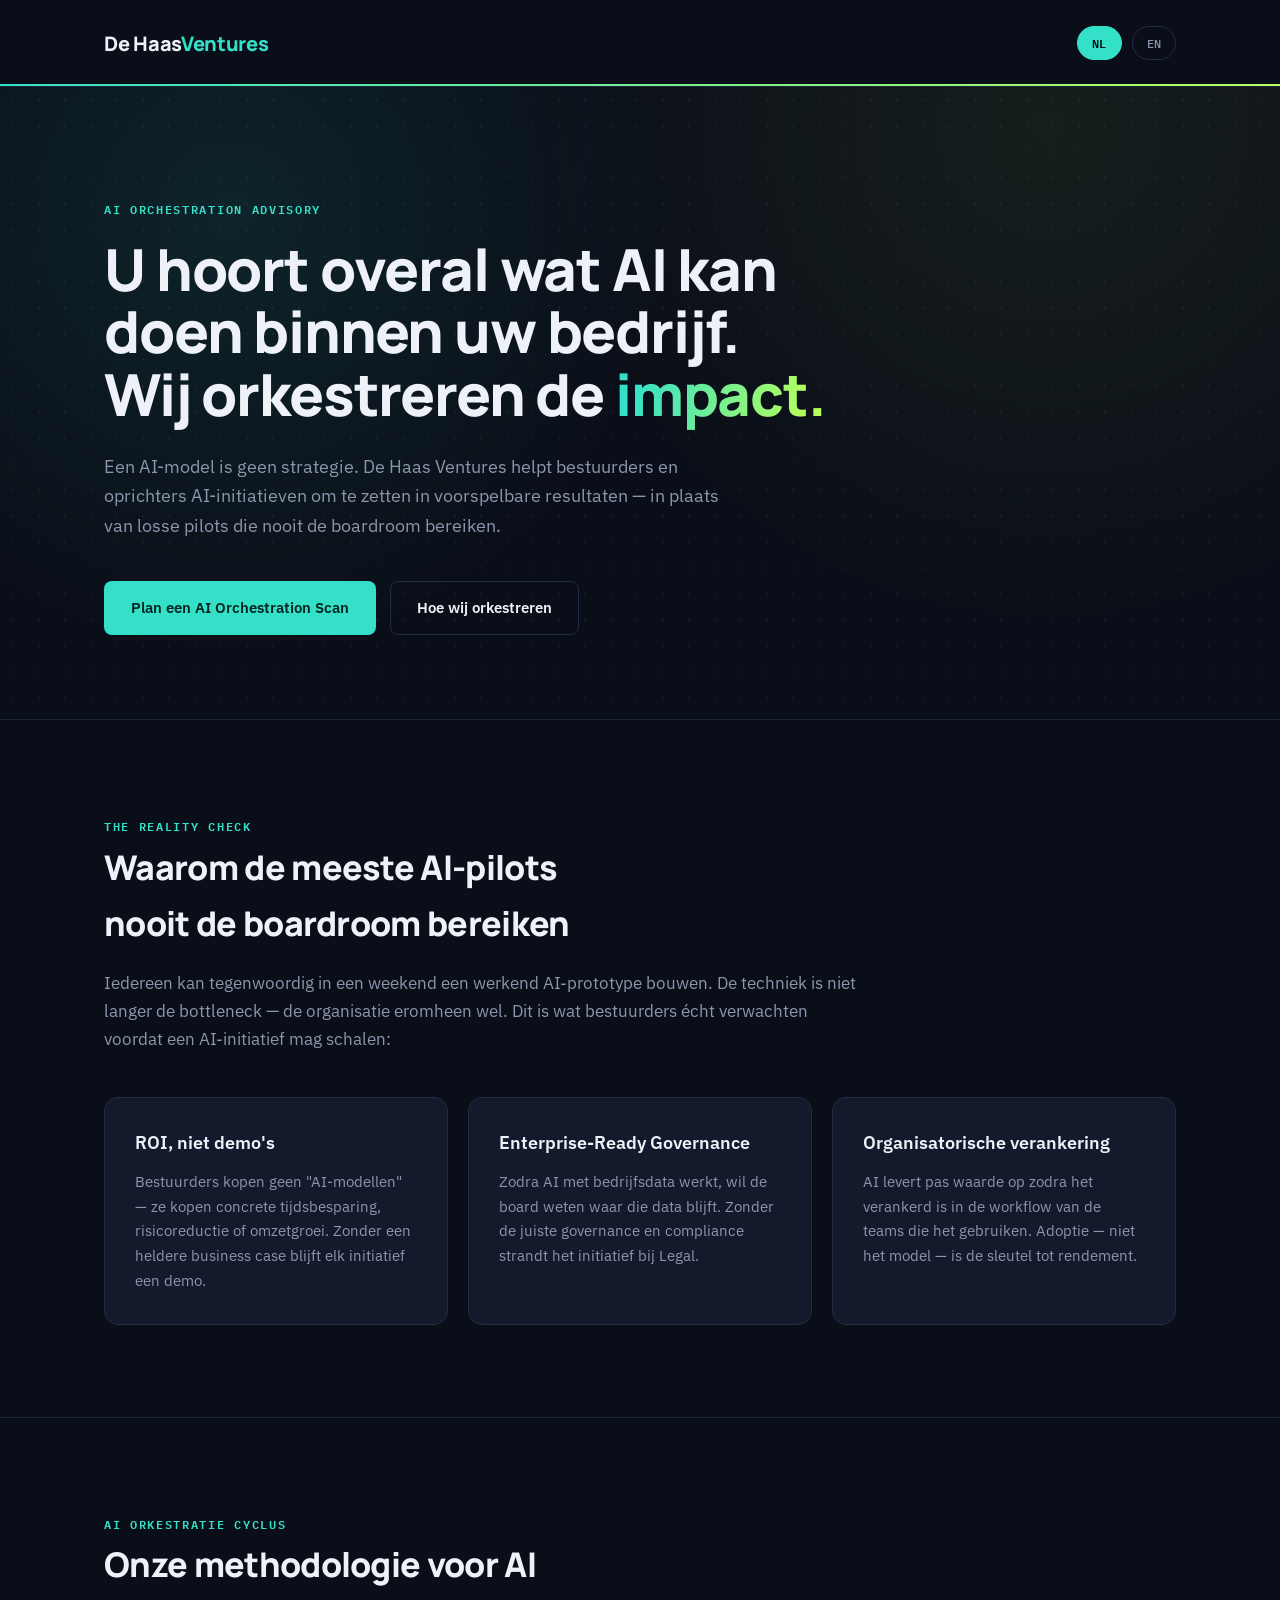
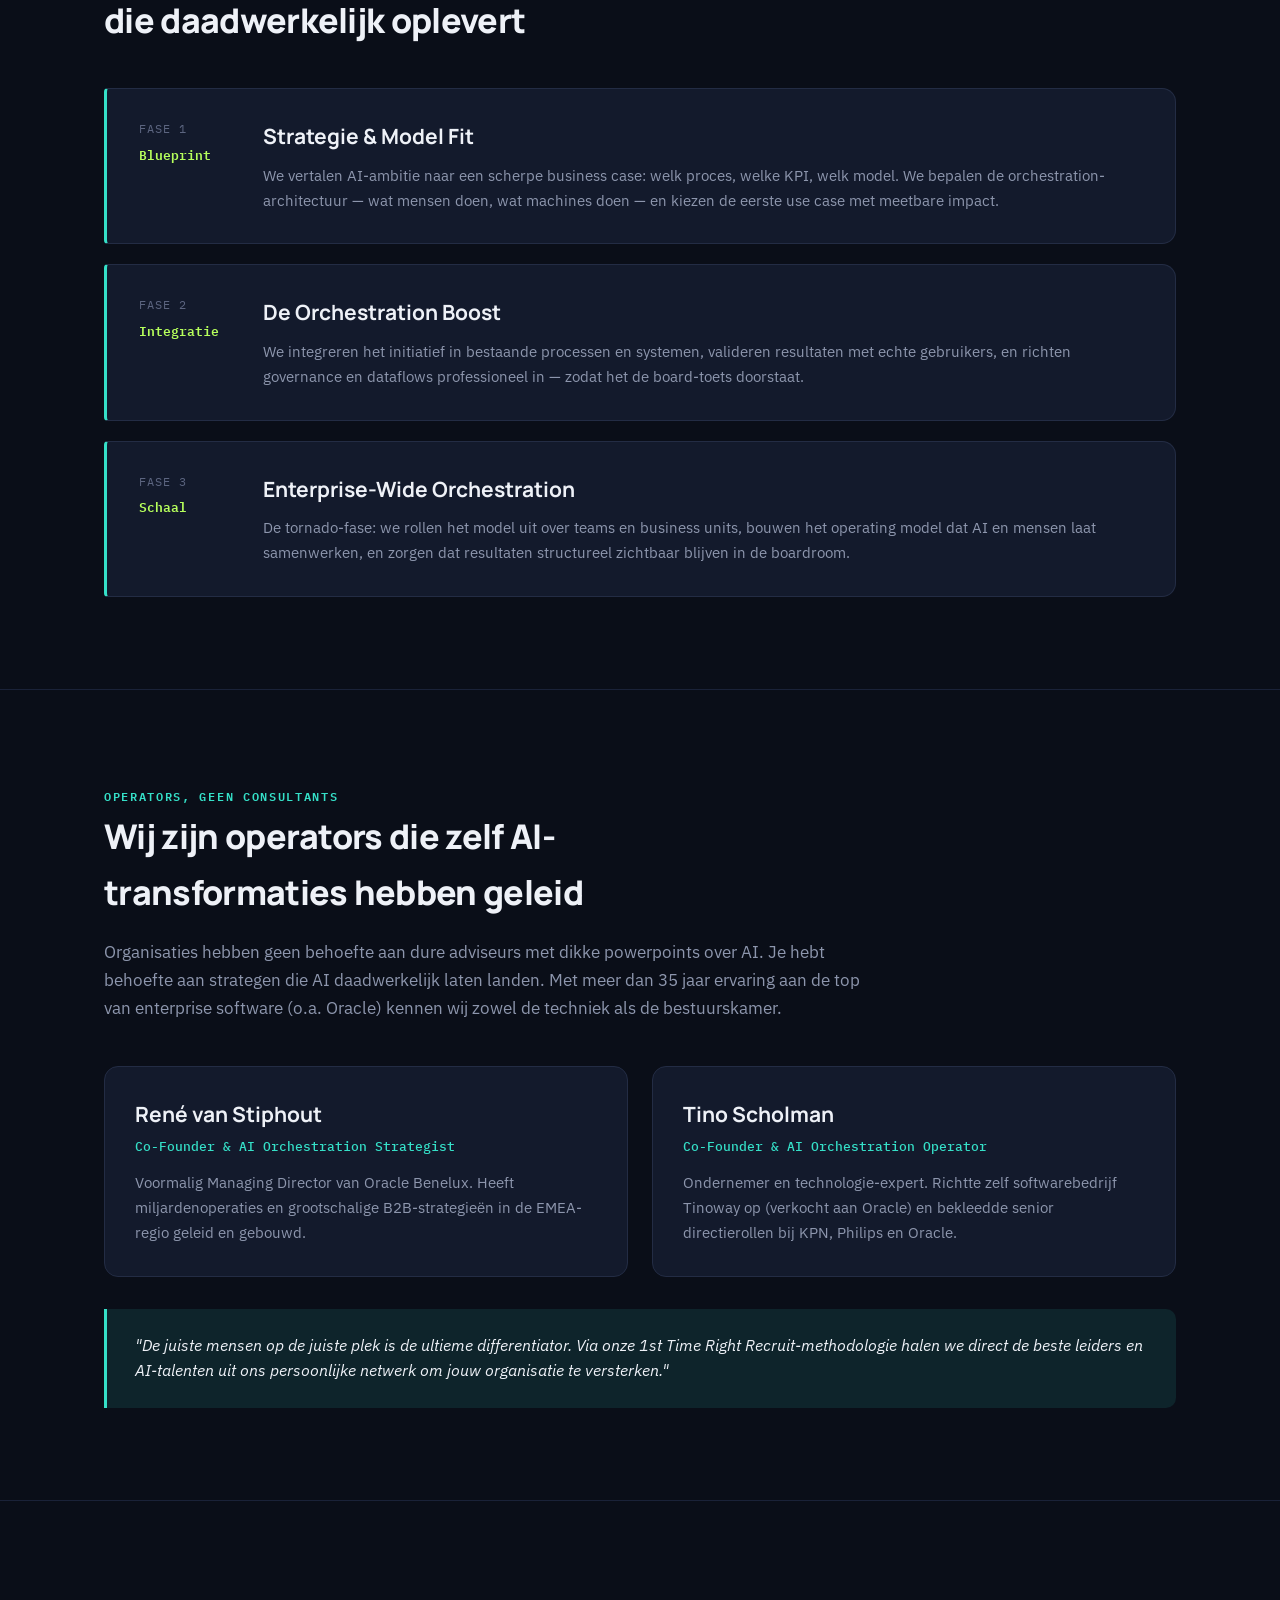
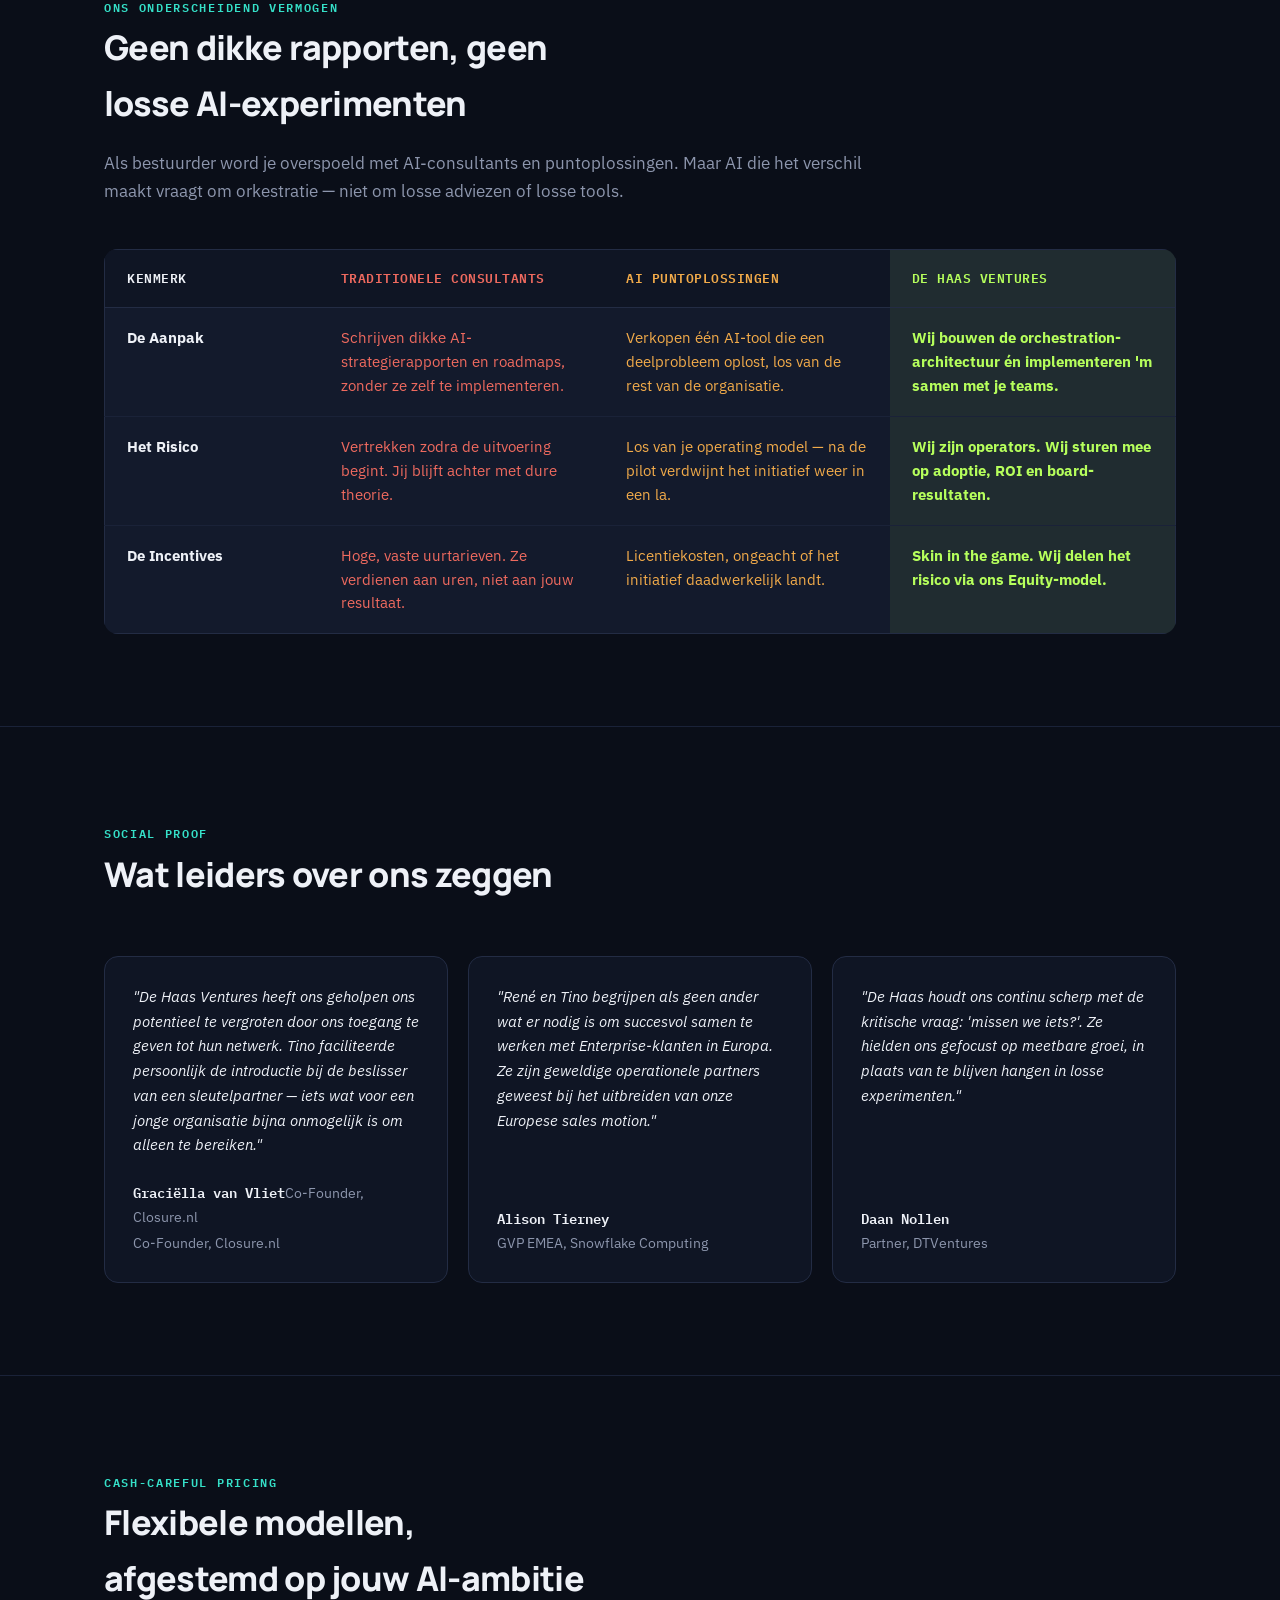
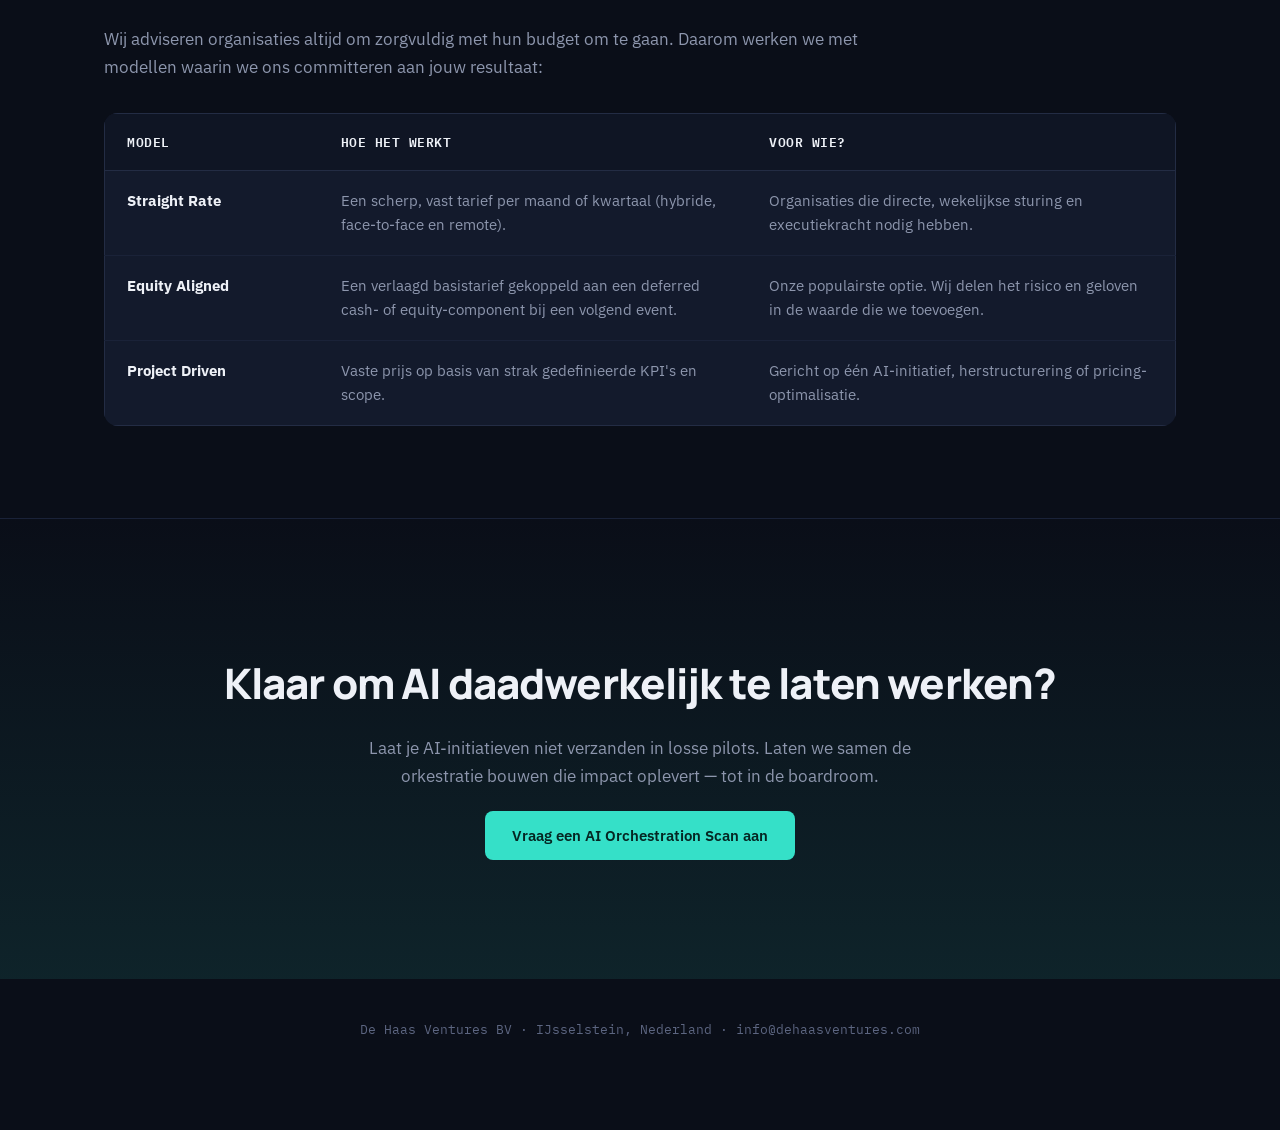
<file: index.html>
<!DOCTYPE html>
<html lang="nl">
<head>
<meta charset="UTF-8">
<meta name="viewport" content="width=device-width, initial-scale=1.0">
<title>De Haas Ventures | AI Orchestration Advisory for the Boardroom</title>
<meta name="description" content="De Haas Ventures helpt bestuurders en oprichters AI-initiatieven om te zetten in voorspelbare resultaten. Hands-on AI orchestration advisory — geen dikke rapporten, wel resultaat tot in de boardroom.">
<meta name="robots" content="index, follow">
<link rel="canonical" href="https://dehaasventures.com/">
<meta property="og:type" content="website">
<meta property="og:site_name" content="De Haas Ventures">
<meta property="og:title" content="De Haas Ventures | AI Orchestration Advisory">
<meta property="og:description" content="Hands-on AI orchestration advisory for boards and founders. We build the architecture and implement it with your teams — not another slide deck.">
<meta property="og:url" content="https://dehaasventures.com/">
<meta property="og:locale" content="nl_NL">
<meta property="og:locale:alternate" content="en_US">
<meta name="twitter:card" content="summary">
<meta name="twitter:title" content="De Haas Ventures | AI Orchestration Advisory">
<meta name="twitter:description" content="Hands-on AI orchestration advisory for boards and founders. We build the architecture and implement it with your teams — not another slide deck.">
<script type="application/ld+json">
{
  "@context": "https://schema.org",
  "@type": "ProfessionalService",
  "name": "De Haas Ventures",
  "alternateName": "De Haas Ventures BV",
  "description": "Hands-on AI orchestration advisory for boards and founders — strategy, implementation, and adoption, not just reports.",
  "url": "https://dehaasventures.com/",
  "email": "info@dehaasventures.com",
  "address": {
    "@type": "PostalAddress",
    "streetAddress": "",
    "addressLocality": "IJsselstein",
    "postalCode": "3401 NS",
    "addressCountry": "NL"
  },
  "areaServed": "Europe",
  "knowsAbout": ["AI Orchestration", "AI Strategy", "Enterprise AI Adoption", "Go-to-Market Advisory", "AI Agent Go-to-Market"],
  "founder": [
    { "@type": "Person", "name": "Tino Scholman" },
    { "@type": "Person", "name": "René van Stiphout" }
  ]
}
</script>
<link rel="preconnect" href="https://fonts.googleapis.com">
<link rel="preconnect" href="https://fonts.gstatic.com" crossorigin>
<link rel="stylesheet" href="https://fonts.googleapis.com/css2?family=Manrope:wght@700;800&family=IBM+Plex+Sans:wght@400;500;600&family=IBM+Plex+Mono:wght@500;600&display=swap">
<link rel="stylesheet" href="styles.css">

</head>
<body>
<header>
  <div class="container nav-container">
    <div class="logo">De Haas<span>Ventures</span></div>
    <div class="lang-switcher">
      <button class="lang-btn active" id="lang-nl-btn" onclick="setLanguage('nl')">NL</button>
      <button class="lang-btn" id="lang-en-btn" onclick="setLanguage('en')">EN</button>
    </div>
  </div>
</header>

<section class="hero">
  <div class="container">
    <span class="eyebrow">AI Orchestration Advisory</span>
    <h1 data-lang="nl">U hoort overal wat AI kan doen binnen uw bedrijf. <br>Wij orkestreren de <span>impact.</span></h1>
    <h1 data-lang="en">You hear remarks everywhere what AI can do for your business. <br>We orchestrate the <span>impact.</span></h1>

    <p class="lede" data-lang="nl">Een AI-model is geen strategie. De Haas Ventures helpt bestuurders en oprichters AI-initiatieven om te zetten in voorspelbare resultaten — in plaats van losse pilots die nooit de boardroom bereiken.</p>
    <p class="lede" data-lang="en">An AI model is not a strategy. De Haas Ventures helps executives and founders turn scattered AI initiatives into predictable results — not pilots that never reach the boardroom.</p>

    <div class="btn-group">
      <a href="#contact" class="btn btn-primary" data-lang="nl">Plan een AI Orchestration Scan</a>
      <a href="#contact" class="btn btn-primary" data-lang="en">Book an AI Orchestration Scan</a>
      <a href="orchestration.html?lang=nl" class="btn btn-secondary" data-lang="nl">Hoe wij orkestreren</a>
      <a href="orchestration.html?lang=en" class="btn btn-secondary" data-lang="en">How We Orchestrate</a>
    </div>
  </div>
</section>

<section id="probleem">
  <div class="container">
    <span class="eyebrow" data-lang="nl">The Reality Check</span>
    <span class="eyebrow" data-lang="en">The Reality Check</span>

    <h2 class="section-title" data-lang="nl">Waarom de meeste AI-pilots nooit de boardroom bereiken</h2>
    <h2 class="section-title" data-lang="en">Why Most AI Pilots Never Reach the Boardroom</h2>

    <p class="lede-muted" data-lang="nl">Iedereen kan tegenwoordig in een weekend een werkend AI-prototype bouwen. De techniek is niet langer de bottleneck — de organisatie eromheen wel. Dit is wat bestuurders écht verwachten voordat een AI-initiatief mag schalen:</p>
    <p class="lede-muted" data-lang="en">Anyone can build a working AI prototype in a weekend now. Technology is no longer the bottleneck — the organization around it is. Here's what boards actually expect before an AI initiative gets to scale:</p>

    <div class="grid-3">
      <div class="card">
        <h3 data-lang="nl">ROI, niet demo's</h3>
        <h3 data-lang="en">ROI, Not Demos</h3>
        <p data-lang="nl">Bestuurders kopen geen "AI-modellen" — ze kopen concrete tijdsbesparing, risicoreductie of omzetgroei. Zonder een heldere business case blijft elk initiatief een demo.</p>
        <p data-lang="en">Boards don't buy "AI models" — they buy concrete time savings, risk reduction, or revenue growth. Without a clear business case, every initiative stays a demo.</p>
      </div>
      <div class="card">
        <h3 data-lang="nl">Enterprise-Ready Governance</h3>
        <h3 data-lang="en">Enterprise-Ready Governance</h3>
        <p data-lang="nl">Zodra AI met bedrijfsdata werkt, wil de board weten waar die data blijft. Zonder de juiste governance en compliance strandt het initiatief bij Legal.</p>
        <p data-lang="en">The moment AI touches company data, the board wants to know where it goes. Without proper governance and compliance, the initiative dies in Legal.</p>
      </div>
      <div class="card">
        <h3 data-lang="nl">Organisatorische verankering</h3>
        <h3 data-lang="en">Organizational Integration</h3>
        <p data-lang="nl">AI levert pas waarde op zodra het verankerd is in de workflow van de teams die het gebruiken. Adoptie — niet het model — is de sleutel tot rendement.</p>
        <p data-lang="en">AI only creates value once it's embedded in the daily workflow of the teams who use it. Adoption — not the model — is the key to return.</p>
      </div>
    </div>
  </div>
</section>

<section id="werkwijze">
  <div class="container">
    <span class="eyebrow" data-lang="nl">AI Orkestratie Cyclus</span>
    <span class="eyebrow" data-lang="en">AI Orchestration Life Cycle</span>

    <h2 class="section-title" data-lang="nl">Onze methodologie voor AI die daadwerkelijk oplevert</h2>
    <h2 class="section-title" data-lang="en">Our Methodology for AI That Actually Delivers</h2>

    <div class="steps">
      <div class="step-item">
        <div>
          <div class="step-phase" data-lang="nl">Fase 1</div>
          <div class="step-phase" data-lang="en">Phase 1</div>
          <div class="step-number" data-lang="nl">Blueprint</div>
          <div class="step-number" data-lang="en">Blueprint</div>
        </div>
        <div>
          <h3 data-lang="nl">Strategie & Model Fit</h3>
          <h3 data-lang="en">Strategy & Model Fit</h3>
          <p data-lang="nl">We vertalen AI-ambitie naar een scherpe business case: welk proces, welke KPI, welk model. We bepalen de orchestration-architectuur — wat mensen doen, wat machines doen — en kiezen de eerste use case met meetbare impact.</p>
          <p data-lang="en">We translate AI ambition into a sharp business case: which process, which KPI, which model. We define the orchestration architecture — what's done by people, what's done by machines — and pick the first use case with measurable impact.</p>
        </div>
      </div>
      <div class="step-item">
        <div>
          <div class="step-phase" data-lang="nl">Fase 2</div>
          <div class="step-phase" data-lang="en">Phase 2</div>
          <div class="step-number" data-lang="nl">Integratie</div>
          <div class="step-number" data-lang="en">Integration</div>
        </div>
        <div>
          <h3 data-lang="nl">De Orchestration Boost</h3>
          <h3 data-lang="en">The Orchestration Boost</h3>
          <p data-lang="nl">We integreren het initiatief in bestaande processen en systemen, valideren resultaten met echte gebruikers, en richten governance en dataflows professioneel in — zodat het de board-toets doorstaat.</p>
          <p data-lang="en">We integrate the initiative into existing processes and systems, validate results with real users, and put governance and data flows on a professional footing — so it survives board scrutiny.</p>
        </div>
      </div>
      <div class="step-item">
        <div>
          <div class="step-phase" data-lang="nl">Fase 3</div>
          <div class="step-phase" data-lang="en">Phase 3</div>
          <div class="step-number" data-lang="nl">Schaal</div>
          <div class="step-number" data-lang="en">Scale</div>
        </div>
        <div>
          <h3 data-lang="nl">Enterprise-Wide Orchestration</h3>
          <h3 data-lang="en">Enterprise-Wide Orchestration</h3>
          <p data-lang="nl">De tornado-fase: we rollen het model uit over teams en business units, bouwen het operating model dat AI en mensen laat samenwerken, en zorgen dat resultaten structureel zichtbaar blijven in de boardroom.</p>
          <p data-lang="en">The tornado phase: we roll the model out across teams and business units, build the operating model that lets AI and people work together, and keep results structurally visible in the boardroom.</p>
        </div>
      </div>
    </div>
  </div>
</section>

<section id="team">
  <div class="container">
    <span class="eyebrow" data-lang="nl">Operators, geen consultants</span>
    <span class="eyebrow" data-lang="en">Operators, Not Consultants</span>

    <h2 class="section-title" data-lang="nl">Wij zijn operators die zelf AI-transformaties hebben geleid</h2>
    <h2 class="section-title" data-lang="en">We Are Operators Who Have Led AI Transformations Ourselves</h2>

    <p class="lede-muted" data-lang="nl">Organisaties hebben geen behoefte aan dure adviseurs met dikke powerpoints over AI. Je hebt behoefte aan strategen die AI daadwerkelijk laten landen. Met meer dan 35 jaar ervaring aan de top van enterprise software (o.a. Oracle) kennen wij zowel de techniek als de bestuurskamer.</p>
    <p class="lede-muted" data-lang="en">Organizations don't need expensive advisors with heavy AI slide decks. You need executives who can actually land AI in the business. With over 35 years of combined experience at the top of enterprise software (including Oracle), we know both the technology and the boardroom.</p>

    <div class="team-grid">
      <div class="team-card">
        <h3>René van Stiphout</h3>
        <div class="team-role" data-lang="nl">Co-Founder & AI Orchestration Strategist</div>
        <div class="team-role" data-lang="en">Co-Founder & AI Orchestration Strategist</div>
        <p data-lang="nl">Voormalig Managing Director van Oracle Benelux. Heeft miljardenoperaties en grootschalige B2B-strategieën in de EMEA-regio geleid en gebouwd.</p>
        <p data-lang="en">Former Managing Director of Oracle Benelux. Led and scaled multi-billion dollar business units and large-scale B2B commercial strategies across the EMEA region.</p>
      </div>
      <div class="team-card">
        <h3>Tino Scholman</h3>
        <div class="team-role" data-lang="nl">Co-Founder & AI Orchestration Operator</div>
        <div class="team-role" data-lang="en">Co-Founder & AI Orchestration Operator</div>
        <p data-lang="nl">Ondernemer en technologie-expert. Richtte zelf softwarebedrijf Tinoway op (verkocht aan Oracle) en bekleedde senior directierollen bij KPN, Philips en Oracle.</p>
        <p data-lang="en">Entrepreneur and technology executive. Founded software company Tinoway (acquired by Oracle), and held senior executive roles at KPN, Philips, and Oracle.</p>
      </div>
    </div>

    <div class="quote-block" data-lang="nl">
      "De juiste mensen op de juiste plek is de ultieme differentiator. Via onze 1st Time Right Recruit-methodologie halen we direct de beste leiders en AI-talenten uit ons persoonlijke netwerk om jouw organisatie te versterken."
    </div>
    <div class="quote-block" data-lang="en">
      "Getting the right talent in place early is the ultimate differentiator. Through our 1st Time Right Recruit methodology, we bring top leaders and AI talent from our personal network to strengthen your organization."
    </div>
  </div>
</section>

<section id="waarom-wij">
  <div class="container">
    <span class="eyebrow" data-lang="nl">Ons Onderscheidend Vermogen</span>
    <span class="eyebrow" data-lang="en">Our Unfair Advantage</span>

    <h2 class="section-title" data-lang="nl">Geen dikke rapporten, geen losse AI-experimenten</h2>
    <h2 class="section-title" data-lang="en">No Fluffy Slide Decks. No Disconnected AI Experiments.</h2>

    <p class="lede-muted" data-lang="nl">Als bestuurder word je overspoeld met AI-consultants en puntoplossingen. Maar AI die het verschil maakt vraagt om orkestratie — niet om losse adviezen of losse tools.</p>
    <p class="lede-muted" data-lang="en">As an executive, you're bombarded by AI consultants and point solutions. But AI that moves the needle requires orchestration — not disconnected advice or disconnected tools.</p>

    <div class="table-container">
      <table class="comparison-table">
        <thead>
          <tr>
            <th><span data-lang="nl">Kenmerk</span><span data-lang="en">Feature</span></th>
            <th class="col-consultants"><span data-lang="nl">Traditionele Consultants</span><span data-lang="en">Traditional Consultants</span></th>
            <th class="col-pointsolutions"><span data-lang="nl">AI Puntoplossingen</span><span data-lang="en">AI Point Solutions</span></th>
            <th class="col-dehaas">De Haas Ventures</th>
          </tr>
        </thead>
        <tbody>
          <tr>
            <td><strong data-lang="nl">De Aanpak</strong><strong data-lang="en">The Playbook</strong></td>
            <td class="col-consultants"><span data-lang="nl">Schrijven dikke AI-strategierapporten en roadmaps, zonder ze zelf te implementeren.</span><span data-lang="en">Draft abstract AI strategy reports and roadmaps — then leave implementation to you.</span></td>
            <td class="col-pointsolutions"><span data-lang="nl">Verkopen één AI-tool die een deelprobleem oplost, los van de rest van de organisatie.</span><span data-lang="en">Sell a single AI tool that solves one problem, disconnected from the rest of the organization.</span></td>
            <td class="col-dehaas"><strong data-lang="nl">Wij bouwen de orchestration-architectuur én implementeren 'm samen met je teams.</strong><strong data-lang="en">We design the orchestration architecture and implement it together with your teams.</strong></td>
          </tr>
          <tr>
            <td><strong data-lang="nl">Het Risico</strong><strong data-lang="en">The Risk</strong></td>
            <td class="col-consultants"><span data-lang="nl">Vertrekken zodra de uitvoering begint. Jij blijft achter met dure theorie.</span><span data-lang="en">They leave the moment execution begins. You're left with expensive theory.</span></td>
            <td class="col-pointsolutions"><span data-lang="nl">Los van je operating model — na de pilot verdwijnt het initiatief weer in een la.</span><span data-lang="en">Disconnected from your operating model — after the pilot, the initiative quietly dies.</span></td>
            <td class="col-dehaas"><strong data-lang="nl">Wij zijn operators. Wij sturen mee op adoptie, ROI en board-resultaten.</strong><strong data-lang="en">We are operators. We steer toward adoption, ROI, and boardroom results.</strong></td>
          </tr>
          <tr>
            <td><strong data-lang="nl">De Incentives</strong><strong data-lang="en">Alignment</strong></td>
            <td class="col-consultants"><span data-lang="nl">Hoge, vaste uurtarieven. Ze verdienen aan uren, niet aan jouw resultaat.</span><span data-lang="en">High, flat hourly fees. They profit from hours, not from your outcome.</span></td>
            <td class="col-pointsolutions"><span data-lang="nl">Licentiekosten, ongeacht of het initiatief daadwerkelijk landt.</span><span data-lang="en">License fees, regardless of whether the initiative actually lands.</span></td>
            <td class="col-dehaas"><strong data-lang="nl">Skin in the game. Wij delen het risico via ons Equity-model.</strong><strong data-lang="en">Skin in the game. We share the risk through our equity model.</strong></td>
          </tr>
        </tbody>
      </table>
    </div>
  </div>
</section>

<section id="testimonials">
  <div class="container">
    <span class="eyebrow" data-lang="nl">Social Proof</span>
    <span class="eyebrow" data-lang="en">Social Proof</span>
    <h2 class="section-title" data-lang="nl">Wat leiders over ons zeggen</h2>
    <h2 class="section-title" data-lang="en">What Leaders Say About Us</h2>
    <div style="height: 36px;"></div>
    <div class="testimonials-grid">
      <div class="testimonial-card">
        <p class="testimonial-text" data-lang="nl">"De Haas Ventures heeft ons geholpen ons potentieel te vergroten door ons toegang te geven tot hun netwerk. Tino faciliteerde persoonlijk de introductie bij de beslisser van een sleutelpartner — iets wat voor een jonge organisatie bijna onmogelijk is om alleen te bereiken."</p>
        <p class="testimonial-text" data-lang="en">"De Haas Ventures helped expand our horizon by providing unparalleled access to their senior network. Tino personally brokered connections with decision-makers at industry cornerstones — reach almost impossible to unlock alone."</p>
        <div class="testimonial-author">Graciëlla van Vliet<span data-lang="nl">Co-Founder, Closure.nl</span><span data-lang="en">Co-Founder, Closure.nl</span></div>
      </div>
      <div class="testimonial-card">
        <p class="testimonial-text" data-lang="nl">"René en Tino begrijpen als geen ander wat er nodig is om succesvol samen te werken met Enterprise-klanten in Europa. Ze zijn geweldige operationele partners geweest bij het uitbreiden van onze Europese sales motion."</p>
        <p class="testimonial-text" data-lang="en">"René and Tino intuitively understand what it takes to land and expand enterprise accounts across Europe. They have been fantastic operational partners as we structured our European enterprise motion."</p>
        <div class="testimonial-author">Alison Tierney<span>GVP EMEA, Snowflake Computing</span></div>
      </div>
      <div class="testimonial-card">
        <p class="testimonial-text" data-lang="nl">"De Haas houdt ons continu scherp met de kritische vraag: 'missen we iets?'. Ze hielden ons gefocust op meetbare groei, in plaats van te blijven hangen in losse experimenten."</p>
        <p class="testimonial-text" data-lang="en">"De Haas continuously serves as our gut-check, asking: 'are we missing something?'. They kept us strictly focused on measurable growth over distracting ad-hoc experiments."</p>
        <div class="testimonial-author">Daan Nollen<span>Partner, DTVentures</span></div>
      </div>
    </div>
  </div>
</section>

<section id="modellen">
  <div class="container">
    <span class="eyebrow" data-lang="nl">Cash-Careful Pricing</span>
    <span class="eyebrow" data-lang="en">Cash-Careful Pricing</span>

    <h2 class="section-title" data-lang="nl">Flexibele modellen, afgestemd op jouw AI-ambitie</h2>
    <h2 class="section-title" data-lang="en">Flexible Frameworks, Matched to Your AI Ambition</h2>

    <p class="lede-muted" style="margin-bottom: 0;" data-lang="nl">Wij adviseren organisaties altijd om zorgvuldig met hun budget om te gaan. Daarom werken we met modellen waarin we ons committeren aan jouw resultaat:</p>
    <p class="lede-muted" style="margin-bottom: 0;" data-lang="en">We consistently advise organizations to be deliberate with budget. That's why we structure our partnerships to align directly with your outcome:</p>

    <div class="table-container">
      <table class="pricing-table">
        <thead>
          <tr>
            <th><span data-lang="nl">Model</span><span data-lang="en">Framework</span></th>
            <th><span data-lang="nl">Hoe het werkt</span><span data-lang="en">Mechanics</span></th>
            <th><span data-lang="nl">Voor wie?</span><span data-lang="en">Best For</span></th>
          </tr>
        </thead>
        <tbody>
          <tr>
            <td><strong>Straight Rate</strong></td>
            <td><span data-lang="nl">Een scherp, vast tarief per maand of kwartaal (hybride, face-to-face en remote).</span><span data-lang="en">A competitive, predictable flat fee, structured monthly or quarterly (hybrid delivery).</span></td>
            <td><span data-lang="nl">Organisaties die directe, wekelijkse sturing en executiekracht nodig hebben.</span><span data-lang="en">Organizations that need high-cadence, hands-on steering and execution power.</span></td>
          </tr>
          <tr>
            <td><strong>Equity Aligned</strong></td>
            <td><span data-lang="nl">Een verlaagd basistarief gekoppeld aan een deferred cash- of equity-component bij een volgend event.</span><span data-lang="en">A reduced base retainer coupled with a deferred cash or equity component tied to a future event.</span></td>
            <td><span data-lang="nl">Onze populairste optie. Wij delen het risico en geloven in de waarde die we toevoegen.</span><span data-lang="en">Our most popular option. We share the risk and back the value we add.</span></td>
          </tr>
          <tr>
            <td><strong>Project Driven</strong></td>
            <td><span data-lang="nl">Vaste prijs op basis van strak gedefinieerde KPI's en scope.</span><span data-lang="en">A fixed price against tightly defined KPIs and scope.</span></td>
            <td><span data-lang="nl">Gericht op één AI-initiatief, herstructurering of pricing-optimalisatie.</span><span data-lang="en">Targeted AI initiatives, org restructuring, or pricing-model shifts.</span></td>
          </tr>
        </tbody>
      </table>
    </div>
  </div>
</section>

<section id="contact" class="cta-section">
  <div class="container">
    <h2 data-lang="nl">Klaar om AI daadwerkelijk te laten werken?</h2>
    <h2 data-lang="en">Ready to Make AI Actually Work?</h2>

    <p data-lang="nl">Laat je AI-initiatieven niet verzanden in losse pilots. Laten we samen de orkestratie bouwen die impact oplevert — tot in de boardroom.</p>
    <p data-lang="en">Don't let your AI initiatives stall as disconnected pilots. Let's build the orchestration that delivers impact — all the way to the boardroom.</p>

    <a href="mailto:info@dehaasventures.com" class="btn btn-primary" data-lang="nl">Vraag een AI Orchestration Scan aan</a>
    <a href="mailto:info@dehaasventures.com" class="btn btn-primary" data-lang="en">Request an AI Orchestration Scan</a>
  </div>
</section>

<footer>
  <div class="container">
    <div data-lang="nl">De Haas Ventures BV &middot; IJsselstein, Nederland &middot; info@dehaasventures.com</div>
    <div data-lang="en">De Haas Ventures BV &middot; IJsselstein, The Netherlands &middot; info@dehaasventures.com</div>
  </div>
</footer>

<script>
  function setLanguage(lang) {
    document.documentElement.setAttribute('lang', lang);
    document.getElementById('lang-nl-btn').classList.toggle('active', lang === 'nl');
    document.getElementById('lang-en-btn').classList.toggle('active', lang === 'en');
  }
  function getInitialLanguage() {
    const requested = new URLSearchParams(window.location.search).get('lang');
    return requested === 'en' ? 'en' : 'nl';
  }
  setLanguage(getInitialLanguage());
</script>

</body>
</html>
</file>
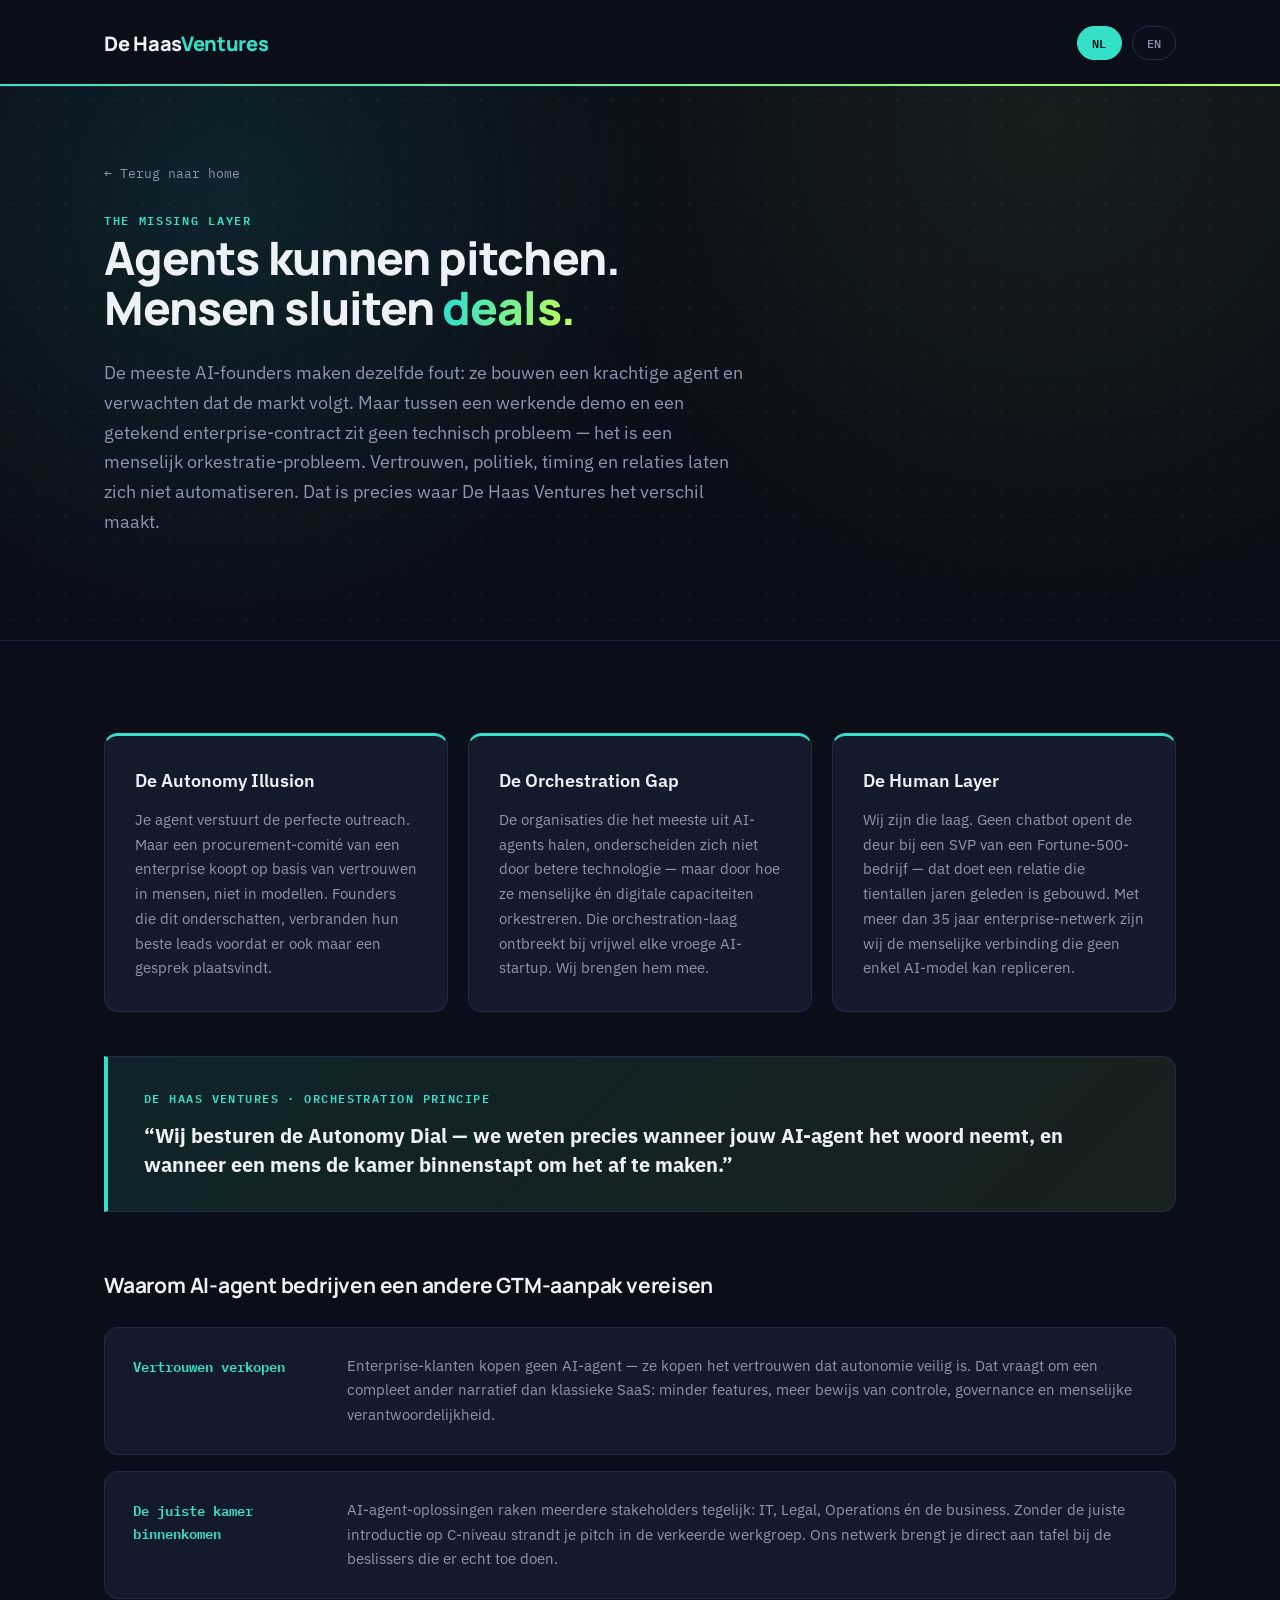
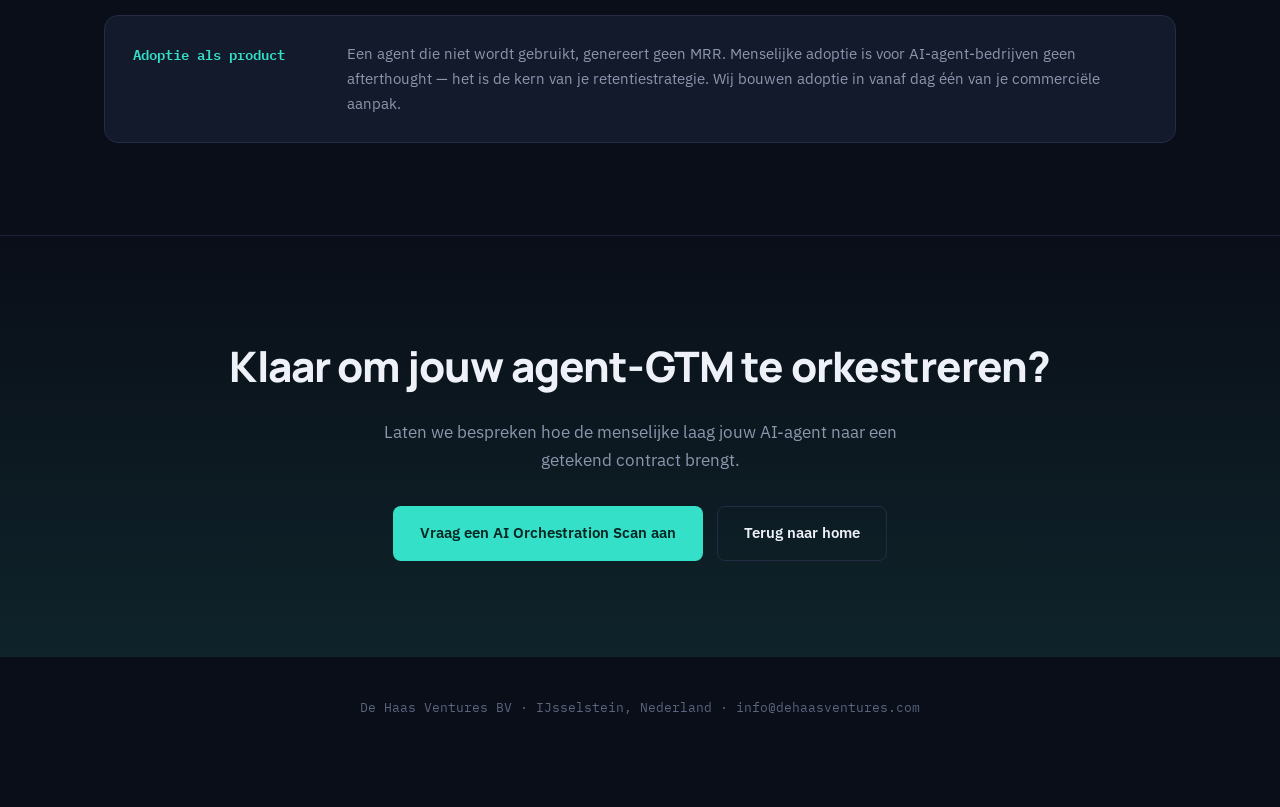
<file: orchestration.html>
<!DOCTYPE html>
<html lang="nl">
<head>
  <meta charset="UTF-8">
  <meta name="viewport" content="width=device-width, initial-scale=1.0">
  <title>Human-Agent Orchestration | De Haas Ventures</title>
  <meta name="description" content="Why AI agent companies need a different GTM playbook: selling trust, getting into the right room, and building adoption — the human orchestration layer De Haas Ventures brings.">
  <meta name="robots" content="index, follow">
  <link rel="canonical" href="https://dehaasventures.com/orchestration.html">
  <meta property="og:type" content="article">
  <meta property="og:site_name" content="De Haas Ventures">
  <meta property="og:title" content="Human-Agent Orchestration | De Haas Ventures">
  <meta property="og:description" content="Agents can pitch. Humans close deals. Why AI agent companies need a different GTM playbook.">
  <meta property="og:url" content="https://dehaasventures.com/orchestration.html">
  <meta name="twitter:card" content="summary">
  <meta name="twitter:title" content="Human-Agent Orchestration | De Haas Ventures">
  <meta name="twitter:description" content="Agents can pitch. Humans close deals. Why AI agent companies need a different GTM playbook.">
  <script type="application/ld+json">
  {
    "@context": "https://schema.org",
    "@type": "BreadcrumbList",
    "itemListElement": [
      { "@type": "ListItem", "position": 1, "name": "De Haas Ventures", "item": "https://dehaasventures.com/" },
      { "@type": "ListItem", "position": 2, "name": "Human-Agent Orchestration", "item": "https://dehaasventures.com/orchestration.html" }
    ]
  }
  </script>
  <link rel="preconnect" href="https://fonts.googleapis.com">
  <link rel="preconnect" href="https://fonts.gstatic.com" crossorigin>
  <link rel="stylesheet" href="https://fonts.googleapis.com/css2?family=Manrope:wght@700;800&family=IBM+Plex+Sans:wght@400;500;600&family=IBM+Plex+Mono:wght@500;600&display=swap">
  <link rel="stylesheet" href="styles.css">
</head>
<body>

<header>
  <div class="container nav-container">
    <a class="logo" href="index.html?lang=nl" data-lang="nl">De Haas<span>Ventures</span></a>
    <a class="logo" href="index.html?lang=en" data-lang="en">De Haas<span>Ventures</span></a>
    <div class="lang-switcher">
      <button class="lang-btn active" id="lang-nl-btn" onclick="setLanguage('nl')">NL</button>
      <button class="lang-btn" id="lang-en-btn" onclick="setLanguage('en')">EN</button>
    </div>
  </div>
</header>

<section class="hero hero--compact">
  <div class="container">
    <a class="back-link" href="index.html?lang=nl" data-lang="nl">&larr; Terug naar home</a>
    <a class="back-link" href="index.html?lang=en" data-lang="en">&larr; Back to home</a>

    <span class="eyebrow" data-lang="nl">The Missing Layer</span>
    <span class="eyebrow" data-lang="en">The Missing Layer</span>

    <h1 class="h1--page" data-lang="nl">Agents kunnen pitchen. <br>Mensen sluiten <span>deals.</span></h1>
    <h1 class="h1--page" data-lang="en">Agents Can Pitch. <br>Humans Close <span>Deals.</span></h1>

    <p class="lede" data-lang="nl">De meeste AI-founders maken dezelfde fout: ze bouwen een krachtige agent en verwachten dat de markt volgt. Maar tussen een werkende demo en een getekend enterprise-contract zit geen technisch probleem — het is een menselijk orkestratie-probleem. Vertrouwen, politiek, timing en relaties laten zich niet automatiseren. Dat is precies waar De Haas Ventures het verschil maakt.</p>
    <p class="lede" data-lang="en">Most AI founders make the same mistake: they build a powerful agent and expect the market to follow. But the gap between a working demo and a signed enterprise contract is not a technical problem — it is a human orchestration problem. Trust, internal politics, timing, and relationships cannot be automated. That is precisely where De Haas Ventures makes the difference.</p>
  </div>
</section>

<section id="orchestratie">
  <div class="container">
    <div class="grid-3">
      <div class="card card--accent">
        <h3 data-lang="nl">De Autonomy Illusion</h3>
        <h3 data-lang="en">The Autonomy Illusion</h3>
        <p data-lang="nl">Je agent verstuurt de perfecte outreach. Maar een procurement-comité van een enterprise koopt op basis van vertrouwen in mensen, niet in modellen. Founders die dit onderschatten, verbranden hun beste leads voordat er ook maar een gesprek plaatsvindt.</p>
        <p data-lang="en">Your agent sends the perfect outreach. But an enterprise procurement committee buys based on trust in people, not in models. Founders who underestimate this burn their best leads before a single real conversation takes place.</p>
      </div>
      <div class="card card--accent">
        <h3 data-lang="nl">De Orchestration Gap</h3>
        <h3 data-lang="en">The Orchestration Gap</h3>
        <p data-lang="nl">De organisaties die het meeste uit AI-agents halen, onderscheiden zich niet door betere technologie — maar door hoe ze menselijke én digitale capaciteiten orkestreren. Die orchestration-laag ontbreekt bij vrijwel elke vroege AI-startup. Wij brengen hem mee.</p>
        <p data-lang="en">Organizations achieving the most from AI agents do not use better technology than the rest — they distinguish themselves by how they orchestrate human and digital capabilities together. That orchestration layer is missing in virtually every early-stage AI startup. We bring it.</p>
      </div>
      <div class="card card--accent">
        <h3 data-lang="nl">De Human Layer</h3>
        <h3 data-lang="en">The Human Layer</h3>
        <p data-lang="nl">Wij zijn die laag. Geen chatbot opent de deur bij een SVP van een Fortune-500-bedrijf — dat doet een relatie die tientallen jaren geleden is gebouwd. Met meer dan 35 jaar enterprise-netwerk zijn wij de menselijke verbinding die geen enkel AI-model kan repliceren.</p>
        <p data-lang="en">We are that layer. No chatbot opens the door to a Fortune 500 SVP — a relationship built over decades does. With over 35 years of combined enterprise network, we are the human connection no AI model can replicate.</p>
      </div>
    </div>

    <div class="principle-block">
      <div class="principle-label" data-lang="nl">De Haas Ventures &middot; Orchestration Principe</div>
      <div class="principle-label" data-lang="en">De Haas Ventures &middot; Orchestration Principle</div>
      <p data-lang="nl">&ldquo;Wij besturen de Autonomy Dial &mdash; we weten precies wanneer jouw AI-agent het woord neemt, en wanneer een mens de kamer binnenstapt om het af te maken.&rdquo;</p>
      <p data-lang="en">&ldquo;We manage the Autonomy Dial &mdash; we know precisely when your AI agent takes the lead, and when a human walks into the room to close the deal.&rdquo;</p>
    </div>

    <div style="margin-top: 56px;">
      <h3 class="subsection-title" data-lang="nl">Waarom AI-agent bedrijven een andere GTM-aanpak vereisen</h3>
      <h3 class="subsection-title" data-lang="en">Why AI Agent Companies Require a Different GTM Playbook</h3>

      <div class="diff-grid">
        <div class="diff-row">
          <div class="diff-label" data-lang="nl">Vertrouwen verkopen</div>
          <div class="diff-label" data-lang="en">Selling Trust</div>
          <div class="diff-desc" data-lang="nl">Enterprise-klanten kopen geen AI-agent — ze kopen het vertrouwen dat autonomie veilig is. Dat vraagt om een compleet ander narratief dan klassieke SaaS: minder features, meer bewijs van controle, governance en menselijke verantwoordelijkheid.</div>
          <div class="diff-desc" data-lang="en">Enterprise clients don't buy an AI agent — they buy confidence that autonomy is safe. That demands a fundamentally different narrative than classic SaaS: fewer feature claims, more proof of control, governance, and human accountability.</div>
        </div>
        <div class="diff-row">
          <div class="diff-label" data-lang="nl">De juiste kamer binnenkomen</div>
          <div class="diff-label" data-lang="en">Getting in the Right Room</div>
          <div class="diff-desc" data-lang="nl">AI-agent-oplossingen raken meerdere stakeholders tegelijk: IT, Legal, Operations én de business. Zonder de juiste introductie op C-niveau strandt je pitch in de verkeerde werkgroep. Ons netwerk brengt je direct aan tafel bij de beslissers die er echt toe doen.</div>
          <div class="diff-desc" data-lang="en">AI agent solutions touch multiple stakeholders simultaneously: IT, Legal, Operations, and the business. Without the right C-level introduction, your pitch gets stuck in the wrong working group. Our network takes you directly to the decision-makers who matter.</div>
        </div>
        <div class="diff-row">
          <div class="diff-label" data-lang="nl">Adoptie als product</div>
          <div class="diff-label" data-lang="en">Adoption as Product</div>
          <div class="diff-desc" data-lang="nl">Een agent die niet wordt gebruikt, genereert geen MRR. Menselijke adoptie is voor AI-agent-bedrijven geen afterthought — het is de kern van je retentiestrategie. Wij bouwen adoptie in vanaf dag één van je commerciële aanpak.</div>
          <div class="diff-desc" data-lang="en">An agent that isn't used doesn't generate MRR. Human adoption is not an afterthought for AI agent companies — it is the core of your retention strategy. We build adoption mechanics in from day one of your commercial approach.</div>
        </div>
      </div>
    </div>
  </div>
</section>

<section id="contact" class="cta-section cta-section--compact">
  <div class="container">
    <h2 data-lang="nl">Klaar om jouw agent-GTM te orkestreren?</h2>
    <h2 data-lang="en">Ready to Orchestrate Your Agent GTM?</h2>

    <p data-lang="nl">Laten we bespreken hoe de menselijke laag jouw AI-agent naar een getekend contract brengt.</p>
    <p data-lang="en">Let's discuss how the human layer takes your AI agent to a signed contract.</p>

    <div class="btn-group" style="justify-content: center;">
      <a href="mailto:info@dehaasventures.com" class="btn btn-primary" data-lang="nl">Vraag een AI Orchestration Scan aan</a>
      <a href="mailto:info@dehaasventures.com" class="btn btn-primary" data-lang="en">Request an AI Orchestration Scan</a>
      <a href="index.html?lang=nl" class="btn btn-secondary" data-lang="nl">Terug naar home</a>
      <a href="index.html?lang=en" class="btn btn-secondary" data-lang="en">Back to home</a>
    </div>
  </div>
</section>

<footer>
  <div class="container">
    <div data-lang="nl">De Haas Ventures BV &middot; IJsselstein, Nederland &middot; info@dehaasventures.com</div>
    <div data-lang="en">De Haas Ventures BV &middot; IJsselstein, The Netherlands &middot; info@dehaasventures.com</div>
  </div>
</footer>

<script>
  function setLanguage(lang) {
    document.documentElement.setAttribute('lang', lang);
    document.getElementById('lang-nl-btn').classList.toggle('active', lang === 'nl');
    document.getElementById('lang-en-btn').classList.toggle('active', lang === 'en');
  }
  function getInitialLanguage() {
    const requested = new URLSearchParams(window.location.search).get('lang');
    return requested === 'en' ? 'en' : 'nl';
  }
  setLanguage(getInitialLanguage());
</script>
</body>
</html>
</file>
<file: styles.css>
:root {
  --bg: #0a0e18;
  --bg-hero: #0c1120;
  --surface: #131a2c;
  --surface-soft: #0f1524;
  --border: #232c44;
  --border-soft: #1a2238;
  --text: #eef1f7;
  --text-muted: #8d96ad;
  --text-faint: #5c6580;
  --accent: #35e0c8;
  --accent-soft: rgba(53, 224, 200, 0.1);
  --accent-2: #b6ff5c;
  --accent-2-soft: rgba(182, 255, 92, 0.08);
  --danger: #ef6a5f;
  --warn: #f2ab4a;
  --font-display: "Manrope", -apple-system, BlinkMacSystemFont, "Segoe UI", sans-serif;
  --font-body: "IBM Plex Sans", -apple-system, BlinkMacSystemFont, "Segoe UI", sans-serif;
  --font-mono: "IBM Plex Mono", ui-monospace, "SF Mono", Menlo, monospace;
}

* { box-sizing: border-box; margin: 0; padding: 0; }

html { color-scheme: dark; }

@media (prefers-reduced-motion: reduce) {
  * { transition: none !important; animation: none !important; scroll-behavior: auto !important; }
}

body {
  font-family: var(--font-body);
  background: var(--bg);
  color: var(--text);
  line-height: 1.65;
  padding: 0 0 90px 0;
  -webkit-font-smoothing: antialiased;
}

a { color: inherit; }
img { max-width: 100%; }

:focus-visible {
  outline: 2px solid var(--accent);
  outline-offset: 3px;
  border-radius: 4px;
}

.container {
  max-width: 1120px;
  margin: 0 auto;
  padding: 0 24px;
}

/* Header */
header {
  padding: 26px 0;
  border-bottom: 1px solid var(--border-soft);
  background: linear-gradient(90deg, var(--accent) 0%, var(--accent-2) 100%);
  background-size: 100% 2px;
  background-repeat: no-repeat;
  background-position: bottom;
}

.nav-container {
  display: flex;
  justify-content: space-between;
  align-items: center;
  flex-wrap: wrap;
  gap: 14px;
}

.logo {
  font-family: var(--font-display);
  font-size: 20px;
  font-weight: 800;
  letter-spacing: -0.3px;
  color: var(--text);
  text-decoration: none;
}

.logo span { color: var(--accent); }

.lang-switcher { display: flex; gap: 10px; }

.lang-btn {
  background: transparent;
  border: 1px solid var(--border);
  color: var(--text-muted);
  padding: 6px 14px;
  border-radius: 20px;
  cursor: pointer;
  font-family: var(--font-mono);
  font-weight: 500;
  font-size: 12px;
  letter-spacing: 0.02em;
  transition: all 0.18s ease;
}

.lang-btn:hover { border-color: var(--text-muted); color: var(--text); }

.lang-btn.active {
  background-color: var(--accent);
  color: var(--bg);
  border-color: var(--accent);
  font-weight: 600;
}

/* Hero */
.hero {
  padding: clamp(56px, 10vw, 108px) 0 clamp(48px, 8vw, 84px) 0;
  background:
    radial-gradient(circle at 18% 20%, rgba(53, 224, 200, 0.10) 0%, transparent 38%),
    radial-gradient(circle at 82% 6%, rgba(182, 255, 92, 0.07) 0%, transparent 42%),
    radial-gradient(rgba(255,255,255,0.05) 1px, transparent 1px);
  background-size: auto, auto, 26px 26px;
  background-position: 0 0, 0 0, 0 0;
}

.hero.hero--compact { padding: clamp(44px, 7vw, 76px) 0 clamp(40px, 6vw, 64px) 0; }

.eyebrow {
  display: inline-block;
  font-family: var(--font-mono);
  font-size: 12px;
  text-transform: uppercase;
  letter-spacing: 0.14em;
  font-weight: 600;
  color: var(--accent);
  margin-bottom: 18px;
}

h1 {
  font-family: var(--font-display);
  font-size: clamp(34px, 5.4vw, 58px);
  font-weight: 800;
  line-height: 1.08;
  letter-spacing: -0.02em;
  text-wrap: balance;
  max-width: 900px;
  margin-bottom: 26px;
}

h1.h1--page { font-size: clamp(30px, 4.6vw, 46px); }

h1 span {
  background: linear-gradient(100deg, var(--accent) 10%, var(--accent-2) 90%);
  -webkit-background-clip: text;
  background-clip: text;
  -webkit-text-fill-color: transparent;
}

.hero p.lede {
  font-size: 18px;
  color: var(--text-muted);
  max-width: 640px;
  margin-bottom: 40px;
}

.btn-group { display: flex; gap: 14px; flex-wrap: wrap; }

.btn {
  display: inline-block;
  padding: 14px 26px;
  font-family: var(--font-body);
  font-weight: 600;
  font-size: 15px;
  border-radius: 8px;
  text-decoration: none;
  transition: all 0.18s ease;
  border: 1px solid transparent;
}

.btn-primary {
  background-color: var(--accent);
  color: #052622;
}

.btn-primary:hover {
  box-shadow: 0 0 0 4px var(--accent-soft);
  transform: translateY(-1px);
}

.btn-secondary {
  background-color: transparent;
  color: var(--text);
  border-color: var(--border);
}

.btn-secondary:hover { border-color: var(--text-muted); background: rgba(255,255,255,0.03); }

/* Back link */
.back-link {
  display: flex;
  width: fit-content;
  align-items: center;
  gap: 8px;
  font-family: var(--font-mono);
  font-size: 13px;
  color: var(--text-muted);
  text-decoration: none;
  margin-bottom: 22px;
  transition: color 0.18s ease;
}

.back-link:hover { color: var(--accent); }

/* Sections */
section { padding: clamp(56px, 8vw, 92px) 0; border-bottom: 1px solid var(--border-soft); }

.section-title {
  font-family: var(--font-display);
  font-size: clamp(26px, 3.4vw, 34px);
  font-weight: 800;
  letter-spacing: -0.02em;
  margin-bottom: 18px;
  text-wrap: balance;
  max-width: 780px;
}

.subsection-title {
  font-family: var(--font-display);
  font-size: 21px;
  font-weight: 700;
  letter-spacing: -0.01em;
  margin-bottom: 22px;
  text-wrap: balance;
  max-width: 760px;
}

.lede-muted {
  font-size: 17px;
  color: var(--text-muted);
  max-width: 760px;
  margin-bottom: 44px;
}

/* Card grid */
.grid-3 {
  display: grid;
  grid-template-columns: repeat(auto-fit, minmax(270px, 1fr));
  gap: 20px;
}

.card {
  background-color: var(--surface);
  border: 1px solid var(--border);
  padding: 30px;
  border-radius: 14px;
}

.card.card--accent { border-top: 3px solid var(--accent); }

.card h3 { font-size: 18px; font-weight: 600; margin-bottom: 12px; color: var(--text); }
.card p { color: var(--text-muted); font-size: 15px; }

/* Process steps */
.steps { display: flex; flex-direction: column; gap: 20px; margin-top: 40px; }

.step-item {
  display: grid;
  grid-template-columns: 96px 1fr;
  gap: 28px;
  background-color: var(--surface);
  border: 1px solid var(--border);
  border-left: 3px solid var(--accent);
  padding: 30px 32px;
  border-radius: 4px 14px 14px 4px;
}

@media (max-width: 560px) {
  .step-item { grid-template-columns: 1fr; gap: 10px; }
}

.step-number {
  font-family: var(--font-mono);
  font-size: 13px;
  color: var(--accent-2);
  font-weight: 600;
}

.step-phase { font-family: var(--font-mono); font-size: 12px; color: var(--text-faint); text-transform: uppercase; letter-spacing: 0.08em; margin-bottom: 6px; }
.step-item h3 { font-family: var(--font-display); font-size: 21px; font-weight: 700; margin-bottom: 10px; }
.step-item p { color: var(--text-muted); font-size: 15px; }

/* Team */
.team-grid {
  display: grid;
  grid-template-columns: repeat(auto-fit, minmax(320px, 1fr));
  gap: 24px;
  margin-bottom: 32px;
}

.team-card {
  background-color: var(--surface);
  border: 1px solid var(--border);
  padding: 30px;
  border-radius: 14px;
}

.team-card h3 { font-family: var(--font-display); font-size: 21px; font-weight: 700; margin-bottom: 4px; }

.team-role {
  font-family: var(--font-mono);
  color: var(--accent);
  font-size: 13px;
  font-weight: 500;
  margin-bottom: 14px;
}

.team-card p { color: var(--text-muted); font-size: 15px; }

.quote-block {
  background: var(--accent-soft);
  border-left: 3px solid var(--accent);
  padding: 24px 28px;
  border-radius: 0 10px 10px 0;
  font-style: italic;
  font-size: 15.5px;
  color: var(--text);
  margin-top: 8px;
}

/* Principle / pull-quote block (bold statement, not italic) */
.principle-block {
  margin-top: 44px;
  background: linear-gradient(135deg, var(--accent-soft) 0%, var(--accent-2-soft) 100%);
  border: 1px solid var(--border);
  border-left: 4px solid var(--accent);
  border-radius: 0 14px 14px 0;
  padding: 32px 36px;
  display: flex;
  flex-direction: column;
  gap: 12px;
}

.principle-label {
  font-family: var(--font-mono);
  font-size: 12px;
  font-weight: 600;
  text-transform: uppercase;
  letter-spacing: 0.12em;
  color: var(--accent);
}

.principle-block p {
  font-size: clamp(17px, 2.2vw, 20px);
  font-weight: 700;
  color: var(--text);
  line-height: 1.45;
}

/* Differentiator rows (label / description) */
.diff-grid { display: flex; flex-direction: column; gap: 16px; margin-top: 24px; }

.diff-row {
  background-color: var(--surface);
  border: 1px solid var(--border);
  border-radius: 14px;
  padding: 26px 28px;
  display: grid;
  grid-template-columns: 190px 1fr;
  gap: 24px;
  align-items: start;
}

@media (max-width: 640px) {
  .diff-row { grid-template-columns: 1fr; gap: 8px; }
}

.diff-label { font-family: var(--font-mono); color: var(--accent); font-weight: 600; font-size: 14px; }
.diff-desc { color: var(--text-muted); font-size: 15px; }

/* Testimonials */
.testimonials-grid {
  display: grid;
  grid-template-columns: repeat(auto-fit, minmax(280px, 1fr));
  gap: 20px;
}

.testimonial-card {
  background-color: var(--surface-soft);
  border: 1px solid var(--border);
  padding: 28px;
  border-radius: 14px;
  display: flex;
  flex-direction: column;
  justify-content: space-between;
}

.testimonial-text { font-style: italic; font-size: 15px; margin-bottom: 22px; color: var(--text); }
.testimonial-author { font-size: 14px; font-weight: 600; font-family: var(--font-mono); }
.testimonial-author span { display: block; color: var(--text-muted); font-weight: 400; font-family: var(--font-body); font-size: 13.5px; margin-top: 3px; }

/* Tables */
.table-container { overflow-x: auto; margin-top: 32px; border-radius: 14px; }

table {
  width: 100%;
  min-width: 640px;
  border-collapse: collapse;
  text-align: left;
  background-color: var(--surface);
  border: 1px solid var(--border);
}

th, td { padding: 18px 22px; font-size: 14.5px; }

th {
  background-color: var(--surface-soft);
  color: var(--text);
  font-family: var(--font-mono);
  font-weight: 600;
  font-size: 12.5px;
  text-transform: uppercase;
  letter-spacing: 0.04em;
  border-bottom: 1px solid var(--border);
}

td { border-bottom: 1px solid var(--border-soft); color: var(--text-muted); vertical-align: top; }
tr:last-child td { border-bottom: none; }
td strong { color: var(--text); }

.comparison-table, .pricing-table { table-layout: fixed; }
.comparison-table th:first-child, .comparison-table td:first-child,
.pricing-table th:first-child, .pricing-table td:first-child { width: 20%; }

.col-consultants { color: var(--danger); }
.col-pointsolutions { color: var(--warn); }
.col-dehaas { color: var(--accent-2); background-color: var(--accent-2-soft); }
.comparison-table td.col-dehaas strong { color: var(--accent-2); }

/* CTA */
.cta-section {
  text-align: center;
  background: linear-gradient(180deg, var(--bg) 0%, var(--accent-soft) 100%);
  border-bottom: none;
  padding: clamp(72px, 12vw, 130px) 0;
}

.cta-section.cta-section--compact { padding: clamp(56px, 9vw, 96px) 0; }

.cta-section h2 {
  font-family: var(--font-display);
  font-size: clamp(28px, 4.4vw, 42px);
  font-weight: 800;
  margin-bottom: 16px;
  letter-spacing: -0.02em;
  text-wrap: balance;
}

.cta-section p {
  color: var(--text-muted);
  font-size: 17px;
  max-width: 580px;
  margin: 0 auto 32px auto;
}

footer {
  padding: 40px 0 0 0;
  text-align: center;
  color: var(--text-faint);
  font-family: var(--font-mono);
  font-size: 12.5px;
}

/* Language visibility */
[data-lang] { display: none; }
html[lang="nl"] [data-lang="nl"] { display: initial; }
html[lang="en"] [data-lang="en"] { display: initial; }

html[lang="nl"] p[data-lang="nl"], html[lang="nl"] div[data-lang="nl"], html[lang="nl"] section[data-lang="nl"],
html[lang="nl"] h1[data-lang="nl"], html[lang="nl"] h2[data-lang="nl"], html[lang="nl"] h3[data-lang="nl"] { display: block; }
html[lang="en"] p[data-lang="en"], html[lang="en"] div[data-lang="en"], html[lang="en"] section[data-lang="en"],
html[lang="en"] h1[data-lang="en"], html[lang="en"] h2[data-lang="en"], html[lang="en"] h3[data-lang="en"] { display: block; }

html[lang="nl"] th [data-lang="nl"], html[lang="nl"] td [data-lang="nl"],
html[lang="en"] th [data-lang="en"], html[lang="en"] td [data-lang="en"] { display: inline; }

/* Elements whose natural display must be preserved when un-hidden (display:initial
   would otherwise reset them to their tag's default, e.g. inline for <a>) */
html[lang="nl"] .back-link[data-lang="nl"] { display: flex; }
html[lang="en"] .back-link[data-lang="en"] { display: flex; }
</file>
